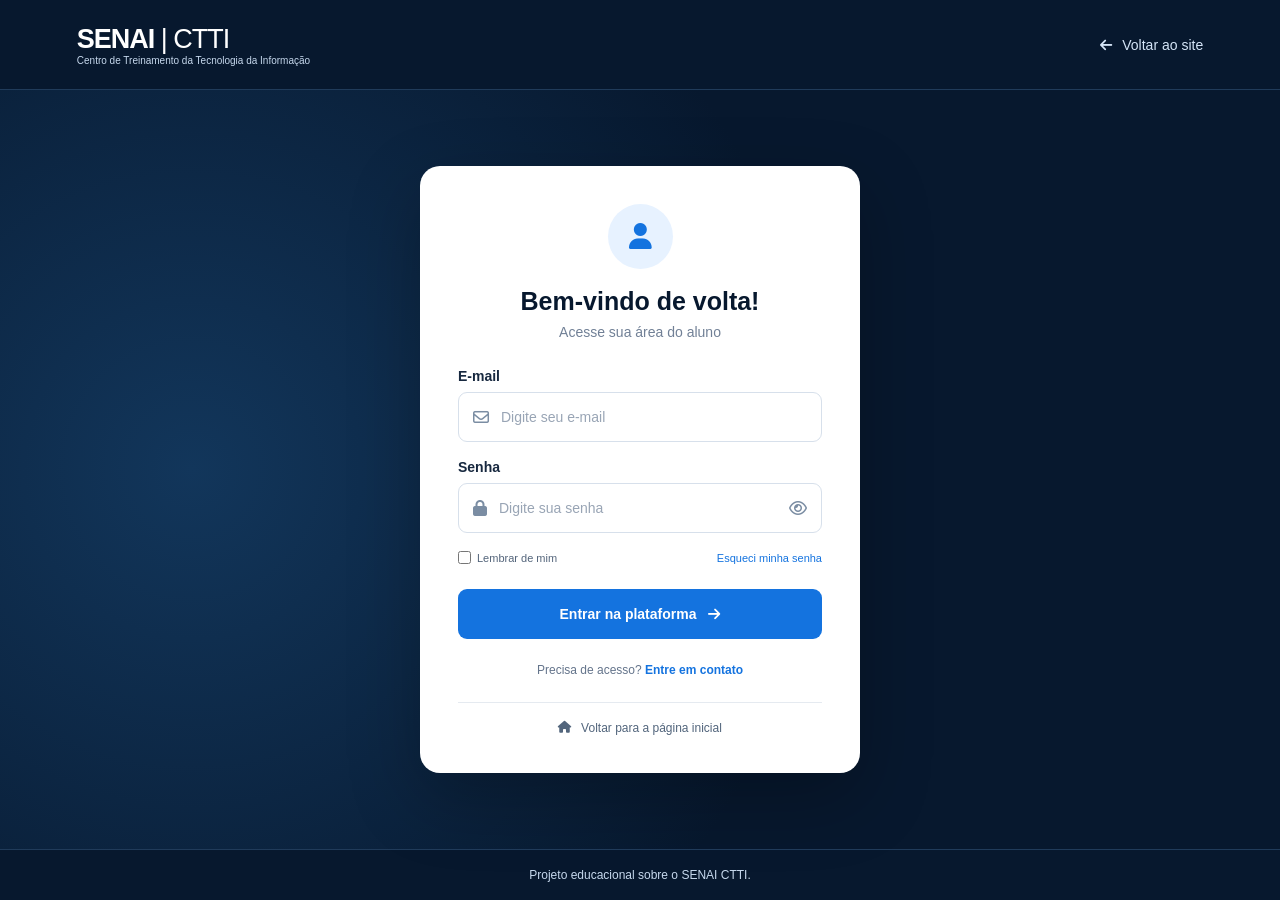
<file: login.html>
<!DOCTYPE html>
<html lang="pt-BR">
<head>
    <meta charset="UTF-8">
    <meta name="viewport" content="width=device-width, initial-scale=1.0">

    <title>Login | SENAI CTTI</title>

    <link rel="stylesheet" href="css/login.css">

    <link rel="stylesheet"
        href="https://cdnjs.cloudflare.com/ajax/libs/font-awesome/6.5.2/css/all.min.css">
</head>

<body>

    <header class="cabecalho-login">
        <a href="index.html" class="logo">
            <h2>SENAI <span>| CTTI</span></h2>
            <small>Centro de Treinamento da Tecnologia da Informação</small>
        </a>

        <a href="index.html" class="voltar">
            <i class="fa-solid fa-arrow-left"></i>
            Voltar ao site
        </a>
    </header>

    <main class="pagina-login">
        <section class="caixa-login">

            <div class="icone-usuario">
                <i class="fa-solid fa-user"></i>
            </div>

            <h2>Bem-vindo de volta!</h2>

            <p class="subtitulo">
                Acesse sua área do aluno
            </p>

            <!-- Formulário apenas visual -->
            <form>

                <label for="email">E-mail</label>

                <div class="campo">
                    <i class="fa-regular fa-envelope"></i>

                    <input
                        type="email"
                        id="email"
                        placeholder="Digite seu e-mail">
                </div>

                <label for="senha">Senha</label>

                <div class="campo">
                    <i class="fa-solid fa-lock"></i>

                    <input
                        type="password"
                        id="senha"
                        placeholder="Digite sua senha">

                    <i class="fa-regular fa-eye"></i>
                </div>

                <div class="opcoes">
                    <label class="lembrar">
                        <input type="checkbox">
                        Lembrar de mim
                    </label>

                    <a href="#" class="esqueci">
                        Esqueci minha senha
                    </a>
                </div>

                <button type="button" class="botao-entrar">
                    Entrar na plataforma
                    <i class="fa-solid fa-arrow-right"></i>
                </button>

            </form>

            <p class="ajuda">
                Precisa de acesso?
                <a href="index.html#contato">Entre em contato</a>
            </p>

            <div class="separador"></div>

            <a href="index.html" class="link-inicio">
                <i class="fa-solid fa-house"></i>
                Voltar para a página inicial
            </a>

        </section>

    </main>

    <footer class="rodape-login">
        <p>Projeto educacional sobre o SENAI CTTI.</p>
    </footer>

</body>
</html>
</file>
<file: css/login.css>
:root {
    --azul-escuro: #07182e;
    --azul-medio: #12365b;
    --azul: #1473df;
    --azul-claro: #67b9ff;
    --branco: #ffffff;
    --cinza: #f0f4f9;
    --texto: #17283f;
}

* {
    margin: 0;
    padding: 0;
    box-sizing: border-box;
}

body {
    min-height: 100vh;
    display: flex;
    flex-direction: column;
    font-family: Arial, Helvetica, sans-serif;
    color: var(--texto);
    background: var(--azul-escuro);
}

a {
    text-decoration: none;
}

/* CABEÇALHO */

.cabecalho-login {
    min-height: 90px;
    padding: 20px 6%;
    display: flex;
    justify-content: space-between;
    align-items: center;
    gap: 20px;
    color: var(--branco);
    border-bottom: 1px solid #203b5a;
}

.logo {
    color: var(--branco);
}

.logo h2 {
    font-size: 27px;
    letter-spacing: -1px;
}

.logo h2 span {
    font-weight: normal;
}

.logo small {
    display: block;
    color: #c6d8ed;
    font-size: 10px;
}

.voltar {
    display: flex;
    align-items: center;
    gap: 10px;
    color: #d5e5f7;
    font-size: 14px;
}

.voltar:hover {
    color: var(--azul-claro);
}


/* ÁREA PRINCIPAL */

.pagina-login {
    flex: 1;
    display: flex;
    justify-content: center;
    align-items: center;
    padding: 30px 20px;

    background:
        radial-gradient(
            circle at 15% 50%,
            #12365b 0,
            #07182e 55%
        );
}


/* TEXTO DE APRESENTAÇÃO */

.apresentacao {
    max-width: 580px;
    color: var(--branco);
}

.etiqueta {
    display: inline-block;
    padding: 9px 15px;
    border-radius: 30px;
    background: #153e69;
    color: var(--azul-claro);
    font-size: 11px;
    font-weight: bold;
    letter-spacing: 1px;
    margin-bottom: 25px;
}

.apresentacao h1 {
    font-size: clamp(36px, 4.5vw, 58px);
    line-height: 1.15;
    margin-bottom: 22px;
}

.apresentacao h1 span {
    color: var(--azul-claro);
}

.apresentacao p {
    max-width: 470px;
    color: #c6d8ed;
    font-size: 17px;
    line-height: 1.8;
}

.detalhe-tecnologico {
    display: flex;
    gap: 18px;
    margin-top: 40px;
}

.detalhe-tecnologico i {
    width: 58px;
    height: 58px;
    display: grid;
    place-items: center;
    border: 1px solid #315577;
    border-radius: 14px;
    color: var(--azul-claro);
    font-size: 24px;
    background: rgba(255, 255, 255, 0.04);
}


/* CARTÃO DE LOGIN */

.caixa-login {
    width: 100%;
    max-width: 440px;
    padding: 38px;
    background: var(--branco);
    border-radius: 20px;
    box-shadow: 0 25px 70px rgba(0, 0, 0, 0.25);
}

.icone-usuario {
    width: 65px;
    height: 65px;
    margin: 0 auto 18px;
    display: grid;
    place-items: center;
    background: #e7f2ff;
    border-radius: 50%;
    color: var(--azul);
    font-size: 26px;
}

.caixa-login h2 {
    text-align: center;
    color: var(--azul-escuro);
    font-size: 25px;
}

.subtitulo {
    margin: 8px 0 28px;
    text-align: center;
    color: #718096;
    font-size: 14px;
}


/* CAMPOS */

.caixa-login form > label {
    display: block;
    margin: 17px 0 8px;
    font-size: 14px;
    font-weight: bold;
}

.campo {
    min-height: 50px;
    padding: 0 14px;
    display: flex;
    align-items: center;
    gap: 12px;
    border: 1px solid #d7e0eb;
    border-radius: 9px;
    color: #7b8da3;
    transition: border-color 0.2s;
}

.campo:focus-within {
    border-color: var(--azul);
}

.campo input {
    width: 100%;
    min-width: 0;
    padding: 14px 0;
    border: none;
    outline: none;
    background: transparent;
    color: var(--texto);
    font-size: 14px;
}

.campo input::placeholder {
    color: #99a5b5;
}


/* OPÇÕES */

.opcoes {
    display: flex;
    justify-content: space-between;
    align-items: center;
    gap: 10px;
    margin: 18px 0 25px;
    font-size: 11px;
}

.lembrar {
    display: flex;
    align-items: center;
    gap: 6px;
    color: #53647a;
}

.lembrar input {
    accent-color: var(--azul);
}

.esqueci {
    color: var(--azul);
}


/* BOTÃO */

.botao-entrar {
    width: 100%;
    min-height: 50px;
    padding: 14px;
    display: flex;
    align-items: center;
    justify-content: center;
    gap: 12px;
    border: none;
    border-radius: 9px;
    background: var(--azul);
    color: var(--branco);
    font-size: 14px;
    font-weight: bold;
    cursor: pointer;
    transition: background 0.2s, transform 0.2s;
}

.botao-entrar:hover {
    background: #095bb7;
    transform: translateY(-2px);
}


/* RODAPÉ DO CARTÃO */

.ajuda {
    margin-top: 24px;
    text-align: center;
    font-size: 12px;
    color: #64748b;
}

.ajuda a {
    color: var(--azul);
    font-weight: bold;
}

.separador {
    height: 1px;
    margin: 25px 0 18px;
    background: #e5eaf0;
}

.link-inicio {
    display: flex;
    justify-content: center;
    gap: 9px;
    color: #52657c;
    font-size: 12px;
}

.link-inicio:hover {
    color: var(--azul);
}


/* RODAPÉ DA PÁGINA */

.rodape-login {
    padding: 18px;
    text-align: center;
    border-top: 1px solid #203b5a;
    color: #c6d8ed;
    font-size: 12px;
}


/* RESPONSIVIDADE */

@media (max-width: 900px) {
    .pagina-login {
        grid-template-columns: 1fr;
        justify-items: center;
        gap: 40px;
        padding: 45px 6%;
    }

    .apresentacao {
        max-width: 550px;
        text-align: center;
    }

    .detalhe-tecnologico {
        justify-content: center;
    }

    .caixa-login {
        max-width: 440px;
    }
}

@media (max-width: 480px) {
    .cabecalho-login {
        padding: 18px 5%;
    }

    .logo h2 {
        font-size: 22px;
    }

    .logo small {
        max-width: 220px;
        line-height: 1.5;
    }

    .voltar {
        font-size: 12px;
    }

    .pagina-login {
        padding: 35px 5%;
        gap: 30px;
    }

    .apresentacao h1 {
        font-size: 34px;
    }

    .apresentacao p {
        font-size: 15px;
    }

    .caixa-login {
        padding: 27px 22px;
    }

    .opcoes {
        font-size: 10px;
    }
}
</file>
